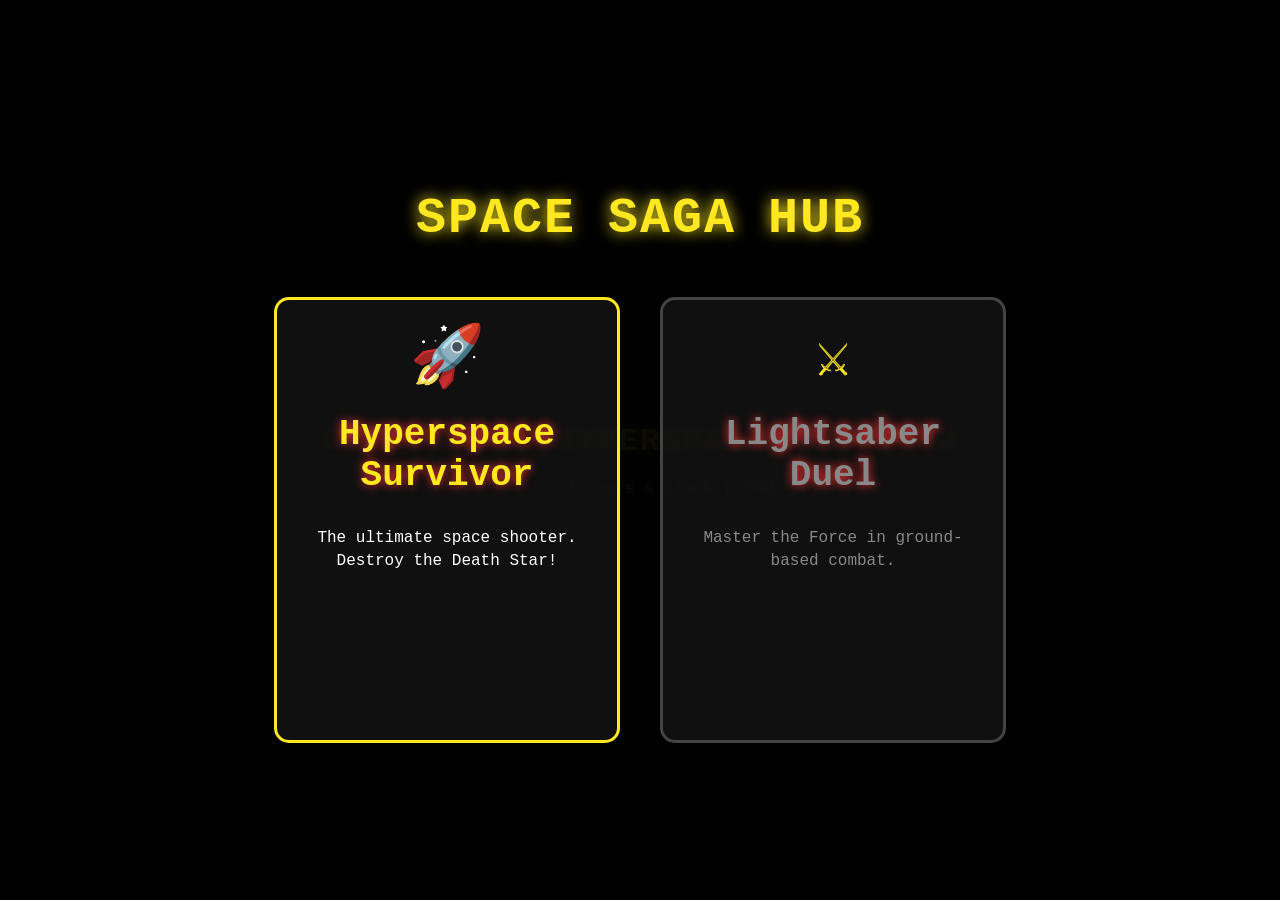
<file: index.html>
<!DOCTYPE html>
<html lang="en">

<head>
    <meta charset="UTF-8">
    <meta name="viewport" content="width=device-width, initial-scale=1.0">
    <title>Star Wars: Hyperspace Survivor</title>
    <link rel="stylesheet" href="css/style.css">
</head>

<body>
    <h1>STAR WARS: HYPERSPACE SURVIVOR</h1>
    <div id="hubScreen"
        style="position: absolute; top: 0; left: 0; width: 100%; height: 100%; display: flex; flex-direction: column; justify-content: center; align-items: center; background: rgba(0,0,0,0.95); z-index: 200;">
        <h1 style="font-size: 50px; color: #ffe81f; margin-bottom: 50px; text-align: center;">SPACE SAGA HUB</h1>
        <div style="display: flex; gap: 40px;">
            <div id="selectShooter" class="game-card"
                style="width: 300px; height: 400px; background: rgba(20,20,20,0.8); border: 3px solid #ffe81f; border-radius: 15px; cursor: pointer; transition: 0.3s; display: flex; flex-direction: column; align-items: center; padding: 20px; text-align: center;">
                <div style="font-size: 60px; margin-bottom: 20px;">🚀</div>
                <h2 style="color: #ffe81f; margin-bottom: 15px;">Hyperspace Survivor</h2>
                <p style="color: #fff; line-height: 1.4;">The ultimate space shooter. Destroy the Death Star!</p>
            </div>
            <div id="selectDuel" class="game-card"
                style="width: 300px; height: 400px; background: rgba(20,20,20,0.8); border: 3px solid #444; border-radius: 15px; cursor: pointer; transition: 0.3s; display: flex; flex-direction: column; align-items: center; padding: 20px; text-align: center;">
                <div style="font-size: 60px; margin-bottom: 20px;">⚔️</div>
                <h2 style="color: #888; margin-bottom: 15px;">Lightsaber Duel</h2>
                <p style="color: #888; line-height: 1.4;">Master the Force in ground-based combat.</p>
            </div>
        </div>
    </div>
    <div id="gameContainer" style="display: none;">
        <div id="ui">SCORE: <span id="scoreVal">0</span></div>
        <div id="healthContainer">
            <div id="healthLabel">HEALTH</div>
            <div id="healthBarBg">
                <div id="healthBar"></div>
            </div>
        </div>
        <div id="ammoContainer">
            <div id="ammoLabel">AMMO</div>
            <div id="ammoBarBg">
                <div id="ammoBar"></div>
            </div>
        </div>
        <canvas id="gameCanvas" width="800" height="600"></canvas>
        <div id="gameOver">
            <h2>GAME OVER</h2>
            <p>The Empire Got You.</p>
            <p>SCORE: <span id="finalScore">0</span></p>
            <button id="restartBtn">RESTART MISSION</button>
            <button id="backToHubGameOverBtn"
                style="display: block; width: 100%; margin-top: 15px; background: #222; color: #ffe81f; border: 1px solid #ffe81f; padding: 10px; cursor: pointer; border-radius: 5px; font-weight: bold;">BACK
                TO HUB</button>
        </div>
        <button id="skipBtn"
            style="display: none; position: absolute; bottom: 20px; left: 50%; transform: translateX(-50%); z-index: 30;">SKIP
            CELEBRATION</button>
        <div id="startScreen"
            style="position: absolute; top: 0; left: 0; width: 100%; height: 100%; flex-direction: column; justify-content: center; align-items: center; background: rgba(0,0,0,0.9); z-index: 100; display: none;">
            <h1 style="color: #ffe81f; text-align: center; font-size: 40px; margin-bottom: 20px;">STAR
                WARS<br>HYPERSPACE
                SURVIVOR</h1>
            <p
                style="font-family: 'Courier New'; color: #fff; font-size: 20px; max-width: 600px; text-align: center; margin-bottom: 40px;">
                Survive the asteroid field, defeat the Empire, and destroy the Death Star. May the Force be with you.
            </p>
            <button id="startGameBtn"
                style="font-size: 24px; padding: 15px 40px; background: #ffe81f; color: #000; border: none; cursor: pointer; border-radius: 5px; font-weight: bold;">CLICK
                TO START MISSION</button>
            <button id="skinsBtn"
                style="font-size: 20px; padding: 10px 30px; background: #222; color: #ffe81f; border: 2px solid #ffe81f; cursor: pointer; border-radius: 5px; font-weight: bold; margin-top: 15px;">HANGAR:
                CHANGE SHIP</button>
            <button id="backToHubBtn"
                style="font-size: 18px; padding: 10px 25px; background: transparent; color: #ffe81f; border: 1px solid #ffe81f; cursor: pointer; border-radius: 5px; font-weight: bold; margin-top: 20px; opacity: 0.7;">BACK
                TO HUB</button>
        </div>
        <div id="skinScreen"
            style="display: none; position: absolute; top: 0; left: 0; width: 100%; height: 100%; flex-direction: column; justify-content: center; align-items: center; background: rgba(0,0,0,0.95); z-index: 100;">
            <h1 style="color: #ffe81f; margin-bottom: 30px;">SELECT SHIP SKIN</h1>
            <div id="skinList"
                style="display: flex; gap: 20px; flex-wrap: wrap; justify-content: center; max-width: 800px; margin-bottom: 30px;">
                <!-- Filled dynamically -->
            </div>
            <p style="color: #fff; margin-bottom: 20px;" id="skinStatsText"></p>
            <div style="display: flex; gap: 20px;">
                <button id="backSkinsBtn"
                    style="font-size: 20px; padding: 10px 30px; background: #222; color: #ffe81f; border: 2px solid #ffe81f; cursor: pointer; border-radius: 5px; font-weight: bold;">BACK
                    TO MENU</button>
                <button id="resetSkinsBtn"
                    style="font-size: 20px; padding: 10px 30px; background: #ff3333; color: #fff; border: 2px solid #ff0000; cursor: pointer; border-radius: 5px; font-weight: bold;">RESET
                    PROGRESS</button>
            </div>
        </div>
    </div>
    <div class="controls-footer">
        Controls: <span class="key-cap">←</span> <span class="key-cap">→</span> <span class="key-cap">↑</span> <span
            class="key-cap">↓</span> to move & block | <span class="key-cap">SPACE</span> to strike
    </div>

    <!-- Scripts (Ordered for dependencies) -->
    <script src="js/constants.js"></script>
    <script src="js/utils.js"></script>
    <script src="js/ui.js"></script>
    <script src="js/shooter.js"></script>
    <script src="js/duel.js"></script>
    <script src="js/engine.js"></script>
</body>

</html>
</file>
<file: css/style.css>
body {
    margin: 0;
    padding: 0;
    background-color: #050510;
    color: #ffe81f;
    /* Star wars yellow */
    font-family: 'Courier New', Courier, monospace;
    display: flex;
    flex-direction: column;
    align-items: center;
    justify-content: center;
    height: 100vh;
    overflow: hidden;
    user-select: none;
}

h1 {
    margin-bottom: 20px;
    text-shadow: 0 0 15px #ffe81f;
    letter-spacing: 2px;
}

#gameContainer {
    position: relative;
}

canvas {
    background: #000;
    border: 3px solid #ffe81f;
    box-shadow: 0 0 30px rgba(255, 232, 31, 0.4);
    border-radius: 8px;
    display: block;
}

#ui {
    position: absolute;
    top: 20px;
    left: 20px;
    font-size: 24px;
    font-weight: bold;
    text-shadow: 0 0 10px #ffe81f;
    z-index: 10;
}

#healthContainer {
    position: absolute;
    top: 20px;
    right: 20px;
    display: flex;
    flex-direction: column;
    align-items: flex-end;
    z-index: 10;
}

#healthLabel {
    font-size: 14px;
    font-weight: bold;
    margin-bottom: 5px;
    text-shadow: 0 0 5px #00ff00;
}

#healthBarBg {
    width: 200px;
    height: 15px;
    border: 2px solid #00ff00;
    background: #111;
    box-shadow: 0 0 10px rgba(0, 255, 0, 0.2);
    border-radius: 4px;
    overflow: hidden;
}

#healthBar {
    height: 100%;
    background: linear-gradient(90deg, #00ff00, #008800);
    width: 100%;
    transition: width 0.3s ease, background-color 0.3s;
    box-shadow: 0 0 15px #00ff00;
}

#gameOver {
    position: absolute;
    top: 50%;
    left: 50%;
    transform: translate(-50%, -50%);
    text-align: center;
    display: none;
    background: rgba(0, 0, 0, 0.85);
    padding: 40px;
    border: 2px solid #ffe81f;
    box-shadow: 0 0 20px #ffe81f;
    border-radius: 10px;
    z-index: 20;
}

h2 {
    font-size: 36px;
    margin-top: 0;
    color: #ff3333;
    text-shadow: 0 0 10px #ff3333;
}

button {
    background: #ffe81f;
    color: #000;
    border: none;
    padding: 12px 24px;
    font-size: 18px;
    cursor: pointer;
    font-family: 'Courier New', Courier, monospace;
    font-weight: bold;
    margin-top: 20px;
    transition: all 0.2s;
    border-radius: 4px;
}

button:hover {
    background: #fff;
    box-shadow: 0 0 15px #fff;
}

.controls {
    margin-top: 20px;
    font-size: 18px;
    opacity: 0.8;
    text-align: center;
}

.key {
    background: #222;
    padding: 4px 10px;
    border-radius: 4px;
    border: 1px solid #555;
    color: #fff;
}

.game-card:hover {
    transform: scale(1.05);
    border-color: #fff !important;
    box-shadow: 0 0 40px rgba(255, 255, 255, 0.4);
    background: rgba(40, 40, 40, 0.9) !important;
}

.game-card:hover h2 {
    color: #fff !important;
    text-shadow: 0 0 10px #fff;
}

.game-card:hover p {
    color: #fff !important;
}
</file>
